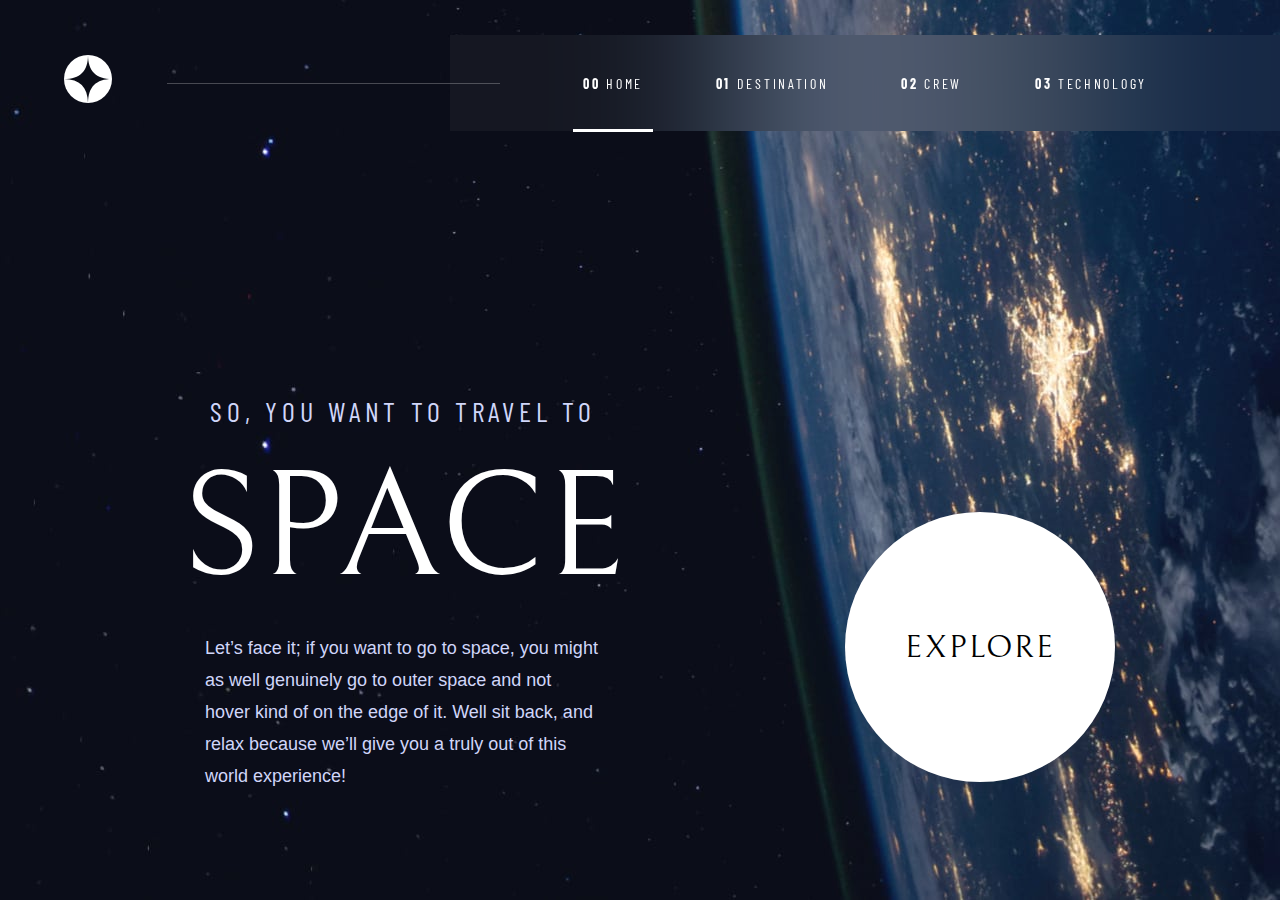
<file: index.html>
<!DOCTYPE html>
<html lang="en">
  <head>
    <meta charset="UTF-8" />
    <meta name="viewport" content="width=device-width, initial-scale=1.0" />

    <link
      rel="icon"
      type="image/png"
      sizes="32x32"
      href="./assets/shared/logo.svg"
    />

    <link rel="stylesheet" href="./css/reset.css" />
    <link rel="stylesheet" href="./css/home.css" />
    <link rel="stylesheet" href="./css/menu.css" />

    <title>Space tourism</title>
  </head>
  <body>
    <header>
      <figure class="icon">
        <a href="#">
          <img src="./assets/shared/logo.svg" alt="#" />
        </a>
      </figure>
      <div class="hamburguer-button">
        <div class="one"></div>
        <div class="two"></div>
        <div class="three"></div>
      </div>
      <div class="line"></div>
      <nav id="menu" class="menu-desktop">
        </figure>
        <ul>
          <div class="line2"></div>
          <li>
            <a class="active" href=""><span>00</span> Home</a>
          </li>
          <li>
            <a href="./html/destination.html"><span>01</span> Destination</a>
          </li>
          <li>
            <a href="./html/crew.html"><span>02</span> Crew</a>
          </li>
          <li>
            <a href="./html/technology.html"><span>03</span> Technology </a>
          </li>
        </ul>
      </nav>
    </header>
    <main>
      <div class="container">
        <div class="showcase">
          <h1>So, you want to travel to</h1>
          <h2>Space</h2>

          <div class="text">
            <p>
              Let’s face it; if you want to go to space, you might as well
              genuinely go to outer space and not hover kind of on the edge of
              it. Well sit back, and relax because we’ll give you a truly out of
              this world experience!
            </p>
          </div>
        </div>
        <div class="circle-box">
          <a href="./html/destination.html" class="circle">
            <span>Explore</span>
          </a>
        </div>
      </div>
    </main>
    <script src="./js/menu.js"></script>
  </body>
</html>
</file>
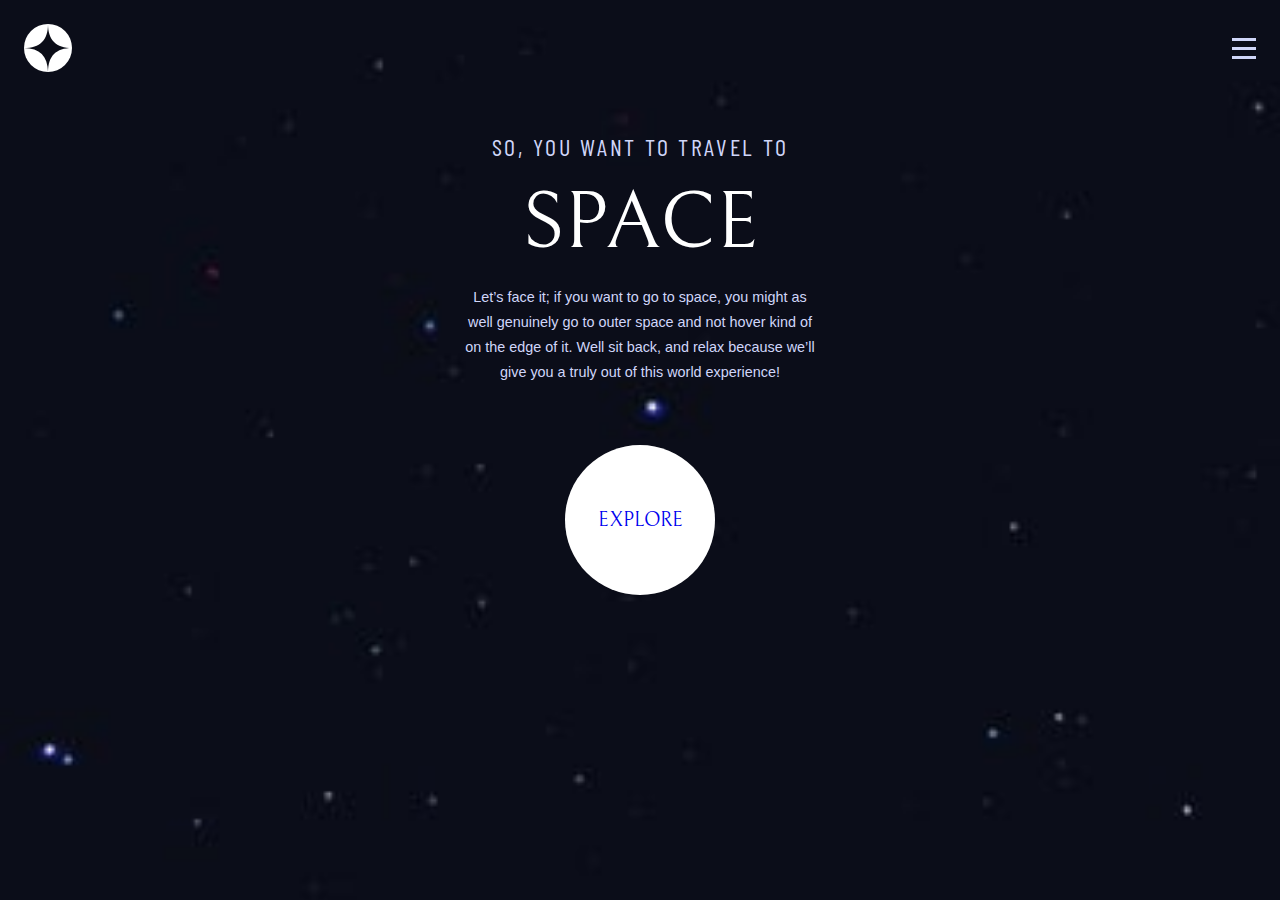
<file: code/index.html>
<!DOCTYPE html>
<html lang="en">
  <head>
    <meta charset="UTF-8" />
    <meta name="viewport" content="width=device-width, initial-scale=1.0" />

    <link
      rel="icon"
      type="image/png"
      sizes="32x32"
      href="./assets/shared/logo.svg"
    />
    <link rel="stylesheet" href="home.css" />
    <link rel="stylesheet" href="menu/menu.css" />
    <link rel="stylesheet" href="./reset/reset.css" />

    <title>Space tourism</title>
  </head>
  <body>
    <header>
      <figure class="icon">
        <a href="#">
          <img src="./assets/shared/logo.svg" alt="#" />
        </a>
      </figure>
      <figure id="hamburguer-button">
        <img src="./assets/shared/icon-hamburger.svg" alt="#" />
      </figure>
      <nav id="menu">
        <figure class="close">
          <img src="./assets/shared/icon-close.svg" alt="#" />
        </figure>
        <ul>
          <li>
            <a href=""><span>00</span> Home</a>
          </li>
          <li>
            <a href="./destination/destination.html"
              ><span>01</span> Destination</a
            >
          </li>
          <li>
            <a href="./crew/crew.html"><span>02</span> Crew</a>
          </li>
          <li>
            <a href="./technology/technology.html"
              ><span>03</span> Technology
            </a>
          </li>
        </ul>
      </nav>
    </header>
    <main>
      <h1>So, you want to travel to</h1>
      <h2>Space</h2>
      <div class="text">
        <p>
          Let’s face it; if you want to go to space, you might as well genuinely
          go to outer space and not hover kind of on the edge of it. Well sit
          back, and relax because we’ll give you a truly out of this world
          experience!
        </p>
      </div>
      <a href="./destination/destination.html" class="circle">
        <span>Explore</span>
      </a>
    </main>
    <script src="menu/menu.js"></script>
  </body>
</html>
</file>
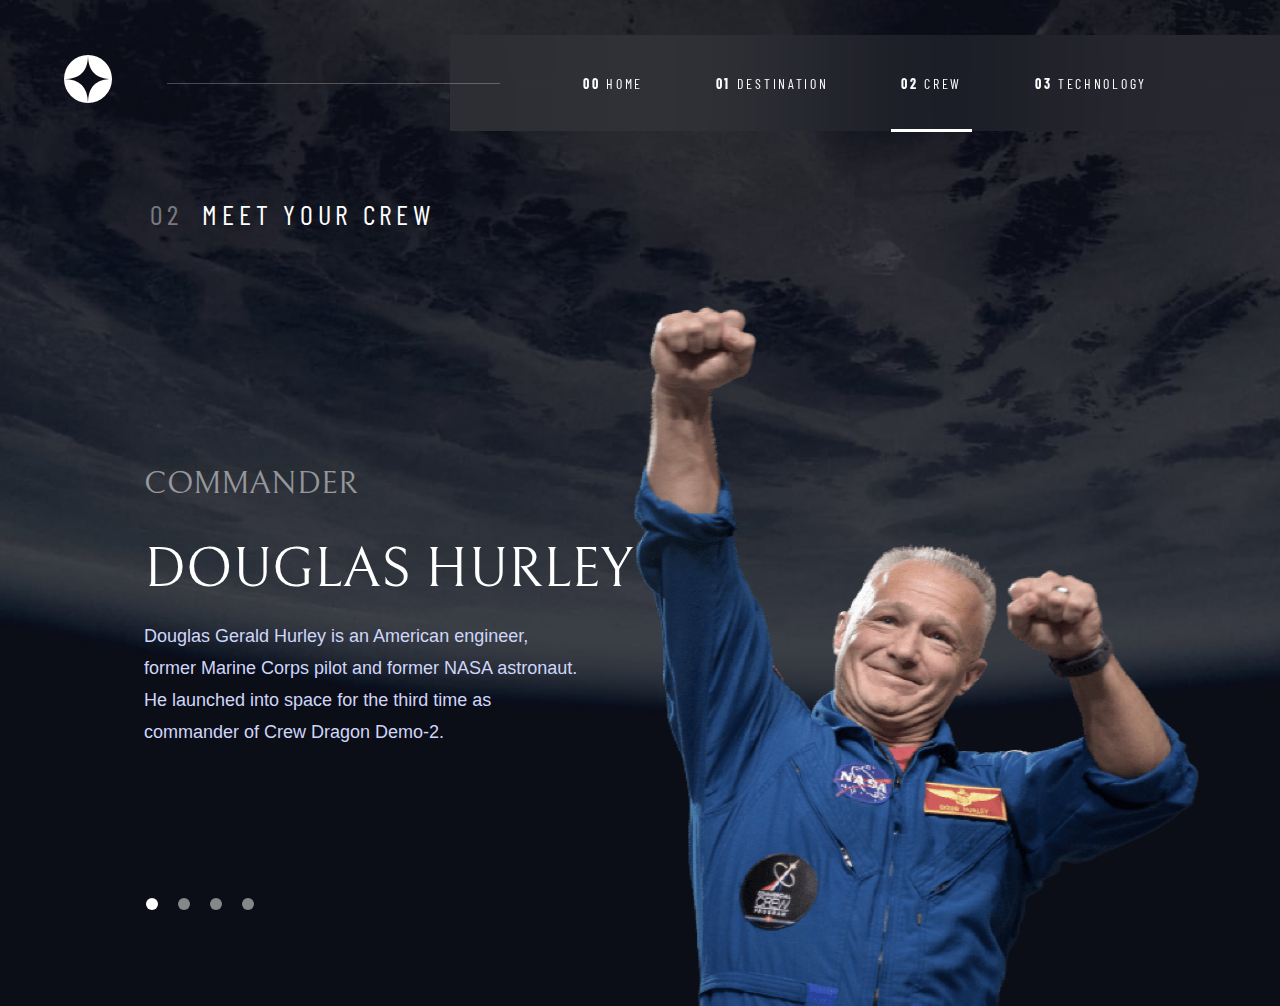
<file: html/crew.html>
<!DOCTYPE html>
<html lang="en">
  <head>
    <meta charset="UTF-8" />
    <meta name="viewport" content="width=device-width, initial-scale=1.0" />

    <link
      rel="icon"
      type="image/png"
      sizes="32x32"
      href="../assets/shared/logo.svg"
    />

    <link rel="stylesheet" href="../css/menu.css" />
    <link rel="stylesheet" href="../css/reset.css" />
    <link rel="stylesheet" href="../css/default.css" />
    <link rel="stylesheet" href="../css/crew.css" />

    <title>Space tourism | Crew</title>
  </head>
  <body>
    <header>
      <figure class="icon">
        <a href="#">
          <img src="../assets/shared/logo.svg" alt="#" />
        </a>
      </figure>
      <div class="hamburguer-button">
        <div class="one"></div>
        <div class="two"></div>
        <div class="three"></div>
      </div>
      <div class="line"></div>
      <nav id="menu" class="menu-desktop">
        </figure>
        <ul>
          <div class="line2"></div>
          <li>
            <a href="../index.html"><span>00</span> Home</a>
          </li>
          <li>
            <a href="../html/destination.html"><span>01</span> Destination</a>
          </li>
          <li>
            <a class="active" href="#"><span>02</span> Crew</a>
          </li>
          <li>
            <a href="../html/technology.html"><span>03</span> Technology </a>
          </li>
        </ul>
      </nav>
    </header>
    <main>
      <h1><span>02</span>meet your crew</h1>
      <div class="crew">
        <div class="img-container">
          <div class="img"></div>
        </div>
        <div class="desc-container">
          <div class="swap"></div>
          <div class="description"></div>
        </div>
      </div>
    </main>
    <script src="../js/menu.js"></script>
    <script src="../js/crew.js"></script>
  </body>
</html>
</file>
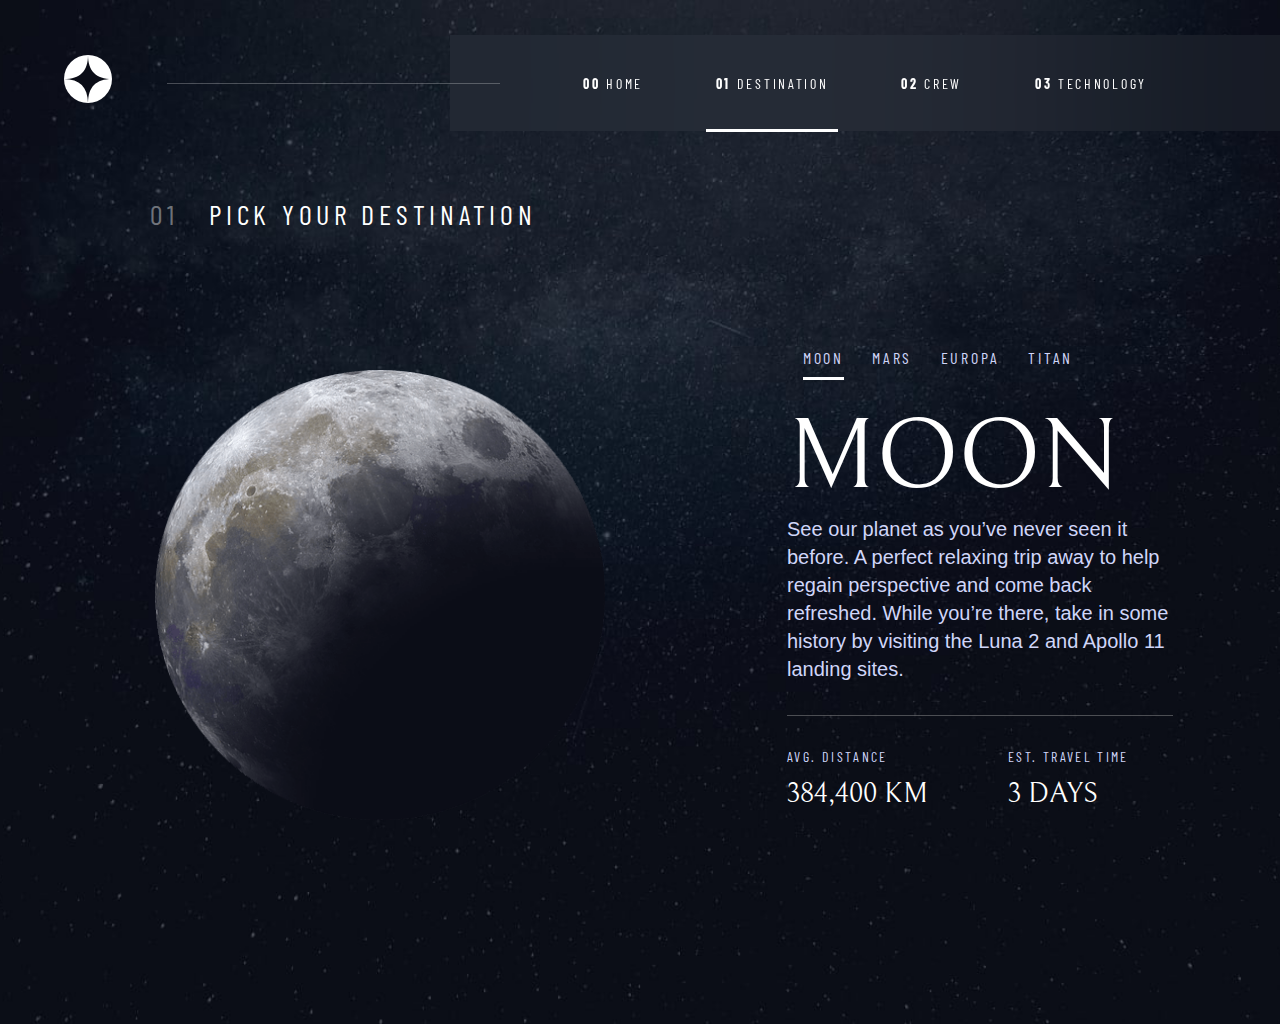
<file: html/destination.html>
<!DOCTYPE html>
<html lang="en">
  <head>
    <meta charset="UTF-8" />
    <meta name="viewport" content="width=device-width, initial-scale=1.0" />

    <link
      rel="icon"
      type="image/png"
      sizes="32x32"
      href="../assets/shared/logo.svg"
    />

    <link rel="stylesheet" href="../css/menu.css" />
    <link rel="stylesheet" href="../css/reset.css" />
    <link rel="stylesheet" href="../css/default.css" />
    <link rel="stylesheet" href="../css/destination.css" />

    <title>Space tourism | Destination</title>
  </head>
  <body>
    <header>
      <figure class="icon">
        <a href="#">
          <img src="../assets/shared/logo.svg" alt="#" />
        </a>
      </figure>
      <div class="hamburguer-button">
        <div class="one"></div>
        <div class="two"></div>
        <div class="three"></div>
      </div>
      <div class="line"></div>
      <nav id="menu" class="menu-desktop">
        </figure>
        <ul>
          <div class="line2"></div>
        <ul>
          <li>
            <a href="../index.html"><span>00</span> Home</a>
          </li>
          <li>
            <a class="active" href="#"><span>01</span> Destination</a>
          </li>
          <li>
            <a href="../html/crew.html"><span>02</span> Crew</a>
          </li>
          <li>
            <a href="../html/technology.html"><span>03</span> Technology </a>
          </li>
        </ul>
      </nav>
    </header>
    <main>
      <h1><span>01</span> Pick your destination</h1>
      <div class="destination-container">
        <div class="img"></div>
        <div class="info">
          <div class="destinations"></div>
          <div class="name"></div>
          <div class="description"></div>
          <div class="distance"></div>
        </div>
      </div>
    </main>
    <script src="../js/menu.js"></script>
    <script src="../js/destination.js"></script>
  </body>
</html>
</file>
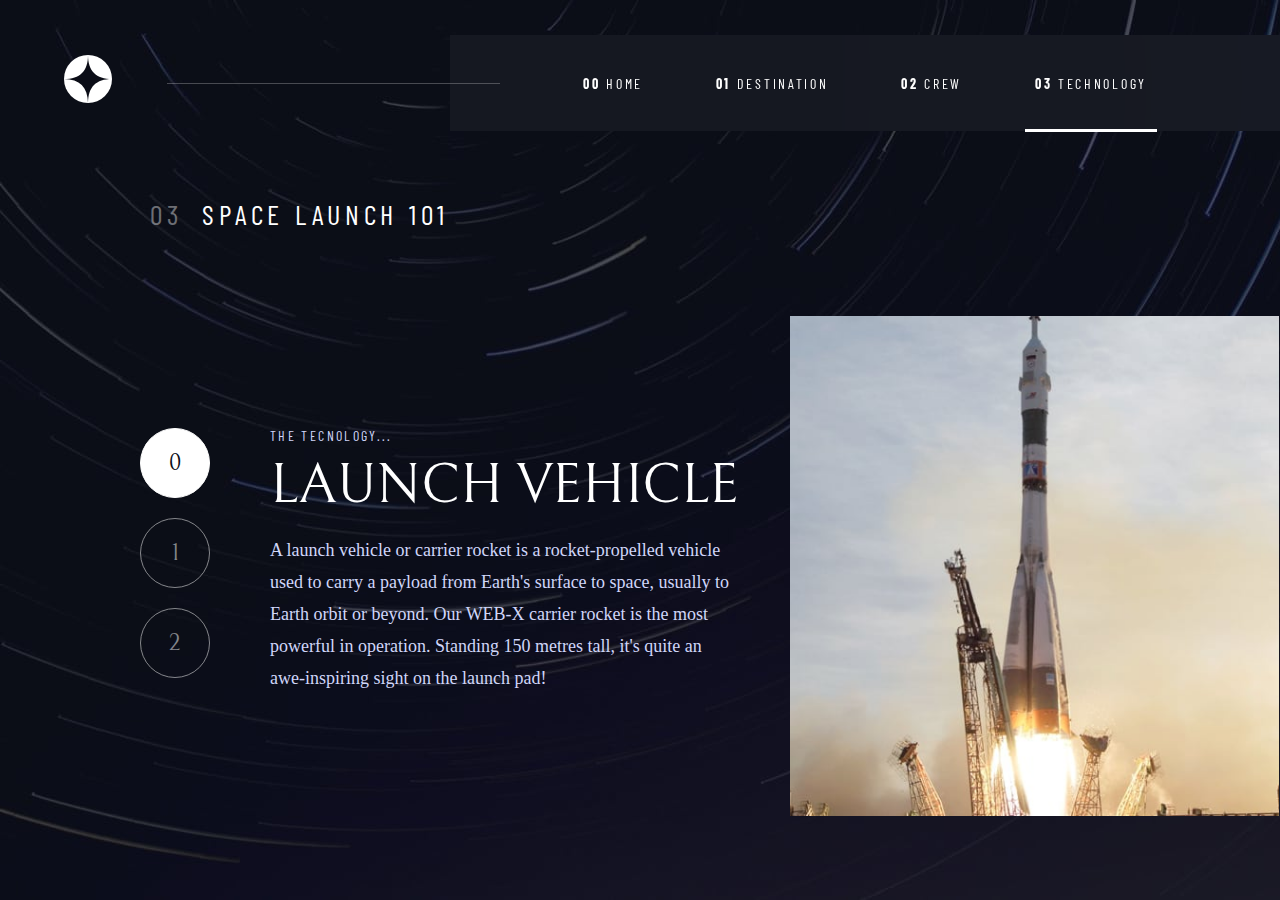
<file: html/technology.html>
<!DOCTYPE html>
<html lang="en">
  <head>
    <meta charset="UTF-8" />
    <meta name="viewport" content="width=device-width, initial-scale=1.0" />

    <link
      rel="icon"
      type="image/png"
      sizes="32x32"
      href="../assets/shared/logo.svg"
    />

    <link rel="stylesheet" href="../css/reset.css" />
    <link rel="stylesheet" href="../css/menu.css" />
    <link rel="stylesheet" href="../css/default.css" />
    <link rel="stylesheet" href="../css/technology.css" />

    <title>Space tourism | Technology</title>
  </head>
  <body>
    <header>
      <figure class="icon">
        <a href="#">
          <img src="../assets/shared/logo.svg" alt="#" />
        </a>
      </figure>
      <div class="hamburguer-button">
        <div class="one"></div>
        <div class="two"></div>
        <div class="three"></div>
      </div>
      <div class="line"></div>
      <nav id="menu" class="menu-desktop">
        </figure>
        <ul>
          <div class="line2"></div>
          <li>
            <a href="../index.html"><span>00</span> Home</a>
          </li>
          <li>
            <a href="../html/destination.html"><span>01</span> Destination</a>
          </li>
          <li>
            <a href="../html/crew.html"><span>02</span> Crew</a>
          </li>
          <li>
            <a class="active" href="#"><span>03</span> Technology </a>
          </li>
        </ul>
      </nav>
    </header>
    <main>
      <h1><span>03</span>space launch 101</h1>
      <div class="technology-container">
        <div class="img"></div>
        <div class="desc-container">
          <div class="swap"></div>
          <div class="description"></div>
        </div>
      </div>
    </main>
    <script src="../js/menu.js"></script>
    <script src="../js/technology.js"></script>
  </body>
</html>
</file>
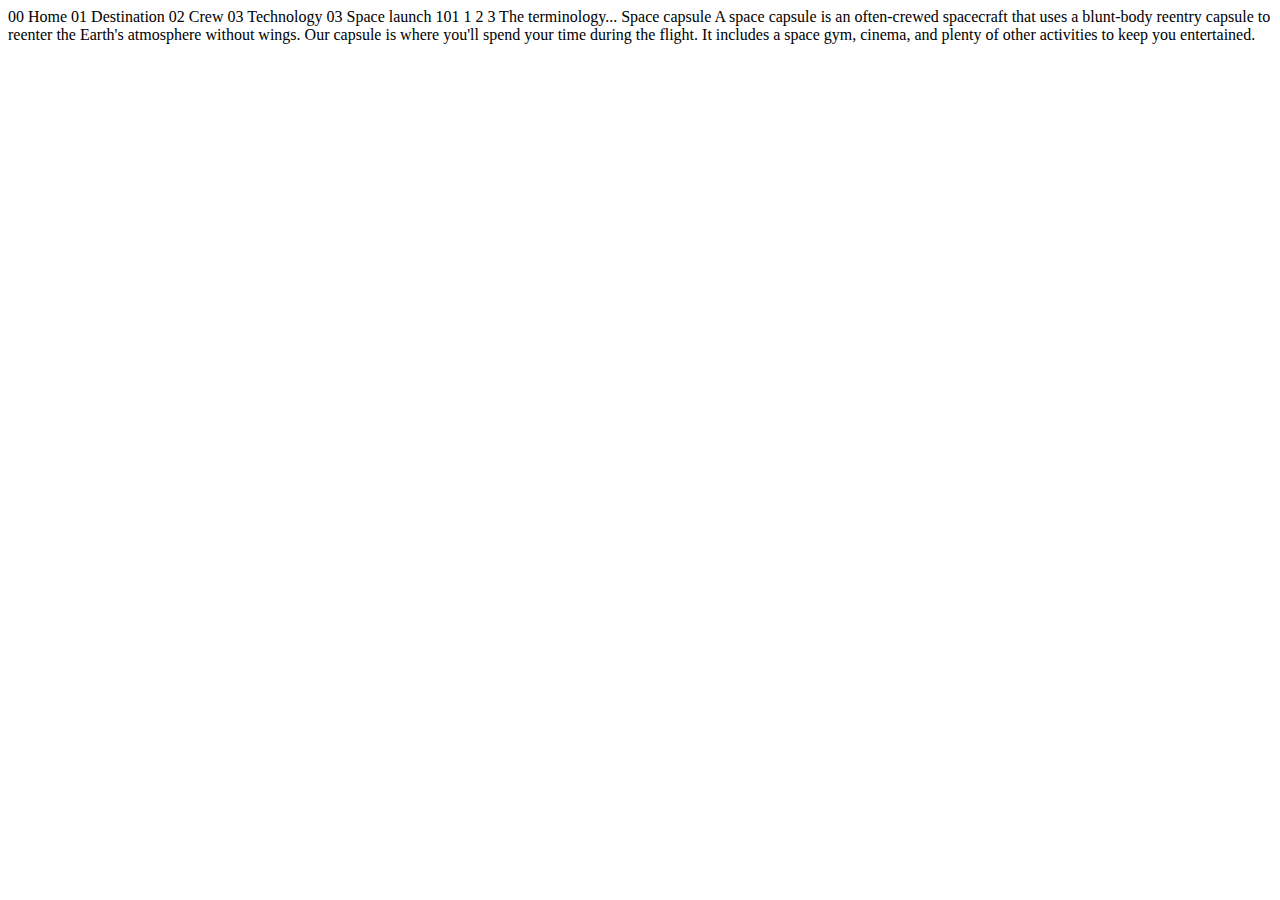
<file: code/technology/technology.html>
<!DOCTYPE html>
<html lang="en">
  <head>
    <meta charset="UTF-8" />
    <meta name="viewport" content="width=device-width, initial-scale=1.0" />

    <link
      rel="icon"
      type="image/png"
      sizes="32x32"
      href="./assets/favicon-32x32.png"
    />

    <title>Space tourism | Technology</title>
  </head>
  <body>
    00 Home 01 Destination 02 Crew 03 Technology 03 Space launch 101 1 2 3 The
    terminology... Space capsule A space capsule is an often-crewed spacecraft
    that uses a blunt-body reentry capsule to reenter the Earth's atmosphere
    without wings. Our capsule is where you'll spend your time during the
    flight. It includes a space gym, cinema, and plenty of other activities to
    keep you entertained.
  </body>
</html>
</file>
<file: css/home.css>
@import url('https://fonts.googleapis.com/css2?family=Barlow+Condensed&family=Bellefair&family=Rubik:wght@300;400;500&display=swap');

:root {
  --subtitle-color: #fff;
  --text-color: #d0d6f9;
}

body {
  max-width: 100%;
  min-height: 100vh;
  background: url('../assets/home/background-home-mobile.jpg');
  background-size: cover;
  background-position: center;
}

h1 {
  font: 400 1rem 'Barlow Condensed', sans-serif;
  text-transform: uppercase;
  text-align: center;
  color: var(--text-color);
  letter-spacing: 2.7px;
  margin-top: 32px;
}

h2 {
  font: 400 5rem 'Bellefair', sans-serif;
  text-transform: uppercase;
  color: var(--subtitle-color);
  text-align: center;
  margin: 16px;
}

.text {
  margin: 0 auto;
  max-width: 444px;
  margin-bottom: 60px;
}

p {
  font: 400 0.9rem 'Barlow', sans-serif;
  color: var(--text-color);
  line-height: 25px;
  text-align: center;
  margin: 16px 24px;
}

.circle {
  position: relative;
  background: #fff;
  width: 150px;
  height: 150px;
  border-radius: 50%;
  margin: 40px auto;
  display: flex;
  align-items: center;
  justify-content: center;
  cursor: pointer;
}

.circle::before {
  content: '';
  position: absolute;
  width: 100%;
  height: 100%;
  background: #97979736;
  border-radius: 50%;
  z-index: -1;
  transition: 1s;
}
.circle:hover::before {
  transform: scale(1.7, 1.7);
}

.circle span {
  font: 400 1.25rem 'Bellefair', sans-serif;
  color: #000;
  text-transform: uppercase;
}

@media (min-width: 500px) {
  body {
    max-width: 100%;
    min-height: 100vh;
    background: url('../assets/home/background-home-tablet.jpg') no-repeat;
    background-size: cover;
    background-position: center;
  }

  main {
    margin-top: 106px;
  }

  h1 {
    font-size: 1.25rem;
  }

  h2 {
    font-size: 9.375rem;
  }

  p {
    font-size: 1rem;
  }

  .circle {
    width: 200px;
    height: 200px;
    margin-bottom: 24px;
  }

  .circle:hover::before {
    transform: scale(1.5, 1.5);
  }
}

@media (min-width: 1000px) {
  body {
    min-width: 100vw;
    min-height: 100vh;
    background: url('../assets/home/background-home-desktop.jpg') no-repeat;
    background-size: cover;
    background-position: center;
  }

  main {
    margin-top: 200px;
  }

  h1 {
    font-size: 1.75rem;
    letter-spacing: 4.725px;
    line-height: 34px;
  }

  p {
    font-size: 1.125rem;
    line-height: 32px;
    text-align: left;
  }

  .container {
    display: flex;
    align-items: flex-end;
    justify-content: space-between;
    margin-bottom: 50px;
    padding: 0 50px;
    transition: 0.3s;
  }

  .circle {
    width: 270px;
    height: 270px;
    margin-left: auto;
    margin-bottom: 70px;
  }

  .circle span {
    font-size: 2rem;
    letter-spacing: 2px;
  }
}

@media (min-width: 1200px) {
  body {
    min-width: 100vw;
    min-height: 100vh;
    background: url('../assets/home/background-home-desktop.jpg') no-repeat;
    background-size: cover;
    background-position: center;
  }

  .container {
    display: flex;
    align-items: flex-end;
    justify-content: space-between;
    margin-bottom: 50px;
    padding: 0 165px;
    transition: 0.3s;
  }
}
</file>
<file: css/menu.css>
:root {
  --subtitle-color: #fff;
  --text-color: #d0d6f9;
}

header {
  display: flex;
  align-items: center;
  justify-content: space-between;
  padding: 24px;
  transition: 0.2s;
  overflow-x: hidden;
}

.line,
.line2 {
  display: none;
}

.hamburguer-button {
  position: absolute;
  display: flex;
  flex-direction: column;
  justify-content: space-between;
  right: 30px;
  z-index: 10;
  cursor: pointer;
  width: 35px;
  height: 25px;
}

.one,
.two,
.three {
  width: 100%;
  height: 3px;
  background-color: #fff;
  transition: ease 0.4s;
}

.on .one {
  position: absolute;
  transform: rotate(45deg);
  top: 10px;
}

.on .two {
  opacity: 0;
}

.on .three {
  position: absolute;
  transform: rotate(-45deg);
  top: 10px;
}

nav {
  display: none;
}
.open-menu {
  display: block;
  position: absolute;
  top: 0;
  right: 0;
  bottom: 0;
  background: rgba(255, 255, 255, 0.04);
  backdrop-filter: blur(81.5485px);
  padding-right: 95px;
  padding-left: 32px;
  z-index: 9;
  animation: anim 1s;
  transition: 1s;
}

#menu ul {
  margin-top: 118px;
  width: 100%;
}

#menu ul li {
  margin-bottom: 32px;
  font: 400 1rem 'Barlow Condensed', sans-serif;
  text-transform: uppercase;
  display: flex;
  flex-wrap: nowrap;
}

#menu ul li a {
  color: var(--subtitle-color);
  letter-spacing: 2.7px;
  padding: 8px;
}

#menu ul li span {
  font-weight: bold;
}

@media (min-width: 600px) {
  header .open-menu {
    display: none;
  }

  header .menu-desktop {
    position: absolute;
    top: 0;
    right: 0;
    display: flex;
    min-width: 450px;
    height: 96px;
    padding: 0 48px;
    background: rgba(255, 255, 255, 0.04);
    backdrop-filter: blur(81.5485px);
    z-index: 2;
    transition: 0.3s;
  }
  #menu ul {
    margin-top: 0;
    display: flex;
    align-items: center;
    justify-content: space-between;
  }

  #menu ul li {
    margin: 0;
    font-size: 0.875rem;
  }

  #menu ul li a {
    position: relative;
    padding: 40px 10px;
  }

  #menu ul li a::before {
    content: '';
    position: absolute;
    left: 0;
    bottom: 0;
    width: 100%;
    height: 3px;
  }

  #menu ul li a:hover::before {
    background-color: #fff;
    opacity: 0.5;
  }

  #menu ul .active {
    position: relative;
  }

  #menu ul .active::after {
    content: '';
    position: absolute;
    left: 0;
    bottom: 0;
    width: 100%;
    height: 3px;
    background-color: #fff;
  }

  #menu ul li a span {
    display: none;
  }
  .close {
    display: none;
  }

  .hamburguer-button {
    display: none;
  }
}

@media (min-width: 1000px) {
  header {
    position: relative;
    padding: 55px 64px;

    transition: 0.3s;
  }

  .line {
    display: block;
    position: absolute;
    top: 83px;
    left: 167px;
    width: 1900px;
    height: 1px;
    background-color: #fff;
    opacity: 0.25;
    z-index: 1;
    transition: 1s;
    animation: anim 1s;
  }

  @keyframes anim {
    0% {
      left: 1000px;
    }
    100% {
      left: 167px;
    }
  }

  .line2 {
    display: block;
    position: absolute;
    left: 0;
    width: 50px;
    height: 1px;
    background-color: #fff;
    opacity: 0.25;
    z-index: 999;
    animation: anim2 1s;
  }

  @keyframes anim2 {
    0% {
      width: 0;
    }
    100% {
      width: 50px;
    }
  }

  header .menu-desktop {
    top: 35px;
    right: 0;
    padding: 0 123px;
    width: 630px;
    transition: 0.3s;
  }
}

@media (min-width: 1200px) {
  header .menu-desktop {
    width: 830px;
    transition: 0.3s;
  }

  #menu ul li a span {
    display: inline;
    transition: 0.5s;
  }
}
</file>
<file: code/home.css>
@import url('https://fonts.googleapis.com/css2?family=Barlow+Condensed&family=Bellefair&family=Rubik:wght@300;400;500&display=swap');

:root {
  --subtitle-color: #fff;
  --text-color: #d0d6f9;
}

body {
  width: 100%;
  min-height: 100vh;
  background: url('./assets/home/background-home-mobile.jpg');
  background-size: cover;
}

h1 {
  font: 400 1.5rem 'Barlow Condensed', sans-serif;
  text-transform: uppercase;
  text-align: center;
  color: var(--text-color);
  letter-spacing: 2.7px;
  margin-top: 32px;
}

h2 {
  font: 400 5rem 'Bellefair', sans-serif;
  text-transform: uppercase;
  color: var(--subtitle-color);
  text-align: center;
  margin: 16px;
}

.text {
  margin: 0 auto;
  max-width: 400px;
  margin-bottom: 60px;
}

p {
  font: 400 0.9rem 'Barlow', sans-serif;
  color: var(--text-color);
  line-height: 25px;
  text-align: center;
  margin: 16px 24px;
}

.circle {
  position: relative;
  background: #fff;
  width: 150px;
  height: 150px;
  border-radius: 50%;
  margin: 40px auto;
  display: flex;
  align-items: center;
  justify-content: center;
  cursor: pointer;
}

.circle::before {
  content: '';
  position: absolute;
  width: 100%;
  height: 100%;
  background: #97979736;
  border-radius: 50%;
  z-index: -1;
  transition: 1s;
}
.circle:hover::before {
  transform: scale(1.7, 1.7);
}

.circle span {
  font: 400 1.25rem 'Bellefair', sans-serif;
  text-transform: uppercase;
}
</file>
<file: code/menu/menu.css>
:root {
  --subtitle-color: #fff;
  --text-color: #d0d6f9;
}

header {
  display: flex;
  align-items: center;
  justify-content: space-between;
  padding: 24px;
}
#hamburguer-button {
  cursor: pointer;
}

.close {
  position: absolute;
  top: 32px;
  right: 24px;
}

header #menu {
  display: none;
  position: absolute;
  top: 0;
  right: 0;
  height: 100vh;
  backdrop-filter: blur(50px);
  color: #979797;
  padding: 24px;
  z-index: 9999;
  animation: anim 1s;
  transition: 1s;
}

#menu ul {
  margin-top: 90px;
}

#menu ul li {
  margin-bottom: 32px;
  font: 400 1rem 'Barlow Condensed', sans-serif;
  text-transform: uppercase;
  display: flex;
  flex-wrap: nowrap;
}
#menu ul li span {
  font-weight: bold;
}

#menu ul li a {
  color: var(--subtitle-color);
  letter-spacing: 2.7px;
  padding: 8px;
}
</file>
<file: css/default.css>
@import url('https://fonts.googleapis.com/css2?family=Barlow+Condensed&family=Bellefair&family=Rubik:wght@300;400;500&display=swap');

:root {
  --subtitle-color: #fff;
  --text-color: #d0d6f9;
}

body {
  max-width: 100%;
  min-height: 100vh;
}

main {
  text-align: center;
  overflow-x: hidden;
}
h1 {
  font: 400 1.1875rem 'Barlow Condensed', sans-serif;
  color: var(--subtitle-color);
  letter-spacing: 2.7px;
  text-transform: uppercase;
  margin: 24px auto;
  text-align: center;
}
h1 span {
  color: var(--subtitle-color);
  opacity: 0.4;
  margin-right: 20px;
}

@media (min-width: 500px) {
  h1 {
    margin-top: 40px;
    margin-left: 39px;
    text-align: left;
    font-size: 1.25rem;
    letter-spacing: 3.37px;
    line-height: 24px;
    transition: 0.5s;
  }
}

@media (min-width: 1000px) {
  h1 {
    font-size: 1.5rem;
    letter-spacing: 4px;
    margin-left: 80px;
    transition: 0.5s;
  }
}

@media (min-width: 1200px) {
  h1 {
    font-size: 1.75rem;
    letter-spacing: 4.725px;
    margin-left: 150px;
    margin-bottom: 90px;
    transition: 0.5s;
  }
}
</file>
<file: css/crew.css>
@import url('https://fonts.googleapis.com/css2?family=Barlow+Condensed&family=Bellefair&family=Rubik:wght@300;400;500&display=swap');

:root {
  --subtitle-color: #fff;
  --text-color: #d0d6f9;
}

body {
  background: url('../assets/crew/background-crew-mobile.jpg');
  background-size: cover;
  background-position: center;
}

.crew {
  display: flex;
  align-items: center;
  flex-direction: column;
  margin-top: 32px;
}

.img figure {
  position: relative;
  width: 327px;
  display: inline-block;
  align-items: center;
  border-image-slice: fill;
  align-items: center;
}

.img figure::before {
  position: absolute;
  content: '';
  left: 0;
  bottom: 2.5px;
  width: 100%;
  height: 1px;
  background-color: var(--subtitle-color);
  opacity: 0.5;
}

.img img {
  margin: 0 auto;
  max-width: 200px;
  height: 220px;
}

.swap {
  margin: 32px auto;
}

.swap a {
  margin-left: 16px;
  opacity: 0.5;
}

.swap a:hover {
  cursor: pointer;
  opacity: 0.7;
}

.swap .active {
  opacity: 1;
}

.description {
  margin: 0 24px;
  padding-bottom: 32px;
}

.description .role {
  margin-bottom: 8px;
  font: 400 1rem 'Bellefair', sans-serif;
  text-transform: uppercase;
  line-height: 18px;
  color: var(--subtitle-color);
  opacity: 0.5;
}

.description .name {
  font: 400 1.5rem 'Bellefair', sans-serif;
  text-transform: uppercase;
  color: var(--subtitle-color);
  line-height: 28px;
  margin-bottom: 18px;
}

.description .bio {
  font: 0.9375rem 'Barlow', sans-serif;
  color: var(--text-color);
  line-height: 25px;
  width: 327px;
}

@media (min-width: 500px) {
  body {
    max-width: 100%;
    min-height: 100vh;
    background: url('../assets/crew/background-crew-tablet.jpg');
    background-size: cover;
    background-position: center;
  }

  .crew {
    flex-direction: column-reverse;
    width: 460px;
    margin: 60px auto;
  }

  .desc-container {
    display: flex;
    flex-direction: column-reverse;
  }

  .description .role {
    font-size: 1.5rem;
    line-height: 28px;
  }

  .description .name {
    font-size: 2.5rem;
    line-height: 46px;
  }

  .description .bio {
    font-size: 1rem;
    line-height: 28px;
    width: 458px;
    height: 84px;
  }

  .img figure {
    width: 456px;
    height: 570px;
  }

  .img img {
    min-width: 100%;
    height: 100%;
  }
  .img figure::before {
    display: none;
  }
}

@media (min-width: 1000px) {
  body {
    min-height: 100vh;
    background: url('../assets/crew/background-crew-desktop.jpg');
    background-size: cover;
    background-position: center;
  }
  main {
    position: relative;
  }

  .crew {
    flex-direction: row-reverse;
    align-items: flex-end;
    justify-content: flex-end;
    width: 100%;
    margin-left: 60px;
  }

  .description .role {
    text-align: left;
    font-size: 2rem;
    margin-bottom: 40px;
  }

  .description .name {
    text-align: left;
    font-size: 3.5rem;
    line-height: 64px;
  }

  .description .bio {
    width: 440px;
    text-align: left;
    font-size: 1.125rem;
    line-height: 32px;
  }

  .swap {
    margin-top: 160px;
    margin-left: 10px;
  }

  .desc-container {
    margin-top: 154px;
  }

  .img figure {
    position: absolute;
    bottom: 0;
    right: 20px;
    width: 500px;
    height: 600px;
  }
}

@media (min-width: 1200px) {
  .crew {
    margin-left: 120px;
  }
  .swap a {
    width: 18px;
    height: 18px;
  }
  .img figure {
    right: 80px;
    width: 568px;
    height: 700px;
  }
}
</file>
<file: css/destination.css>
@import url('https://fonts.googleapis.com/css2?family=Barlow+Condensed&family=Bellefair&family=Rubik:wght@300;400;500&display=swap');

:root {
  --subtitle-color: #fff;
  --text-color: #d0d6f9;
}

body {
  min-width: 100%;
  min-height: 100vh;
  background: url(../assets/destination/background-destination-mobile.jpg);
  background-size: cover;
  background-position: center;
  color: #fff;
}

.destination-container {
  display: flex;
  flex-direction: column;
  align-items: center;
  padding: 0 2rem;
  max-width: 100%;
}
.info {
  display: flex;
  flex-direction: column;
  align-items: center;
  padding: 0 2rem;
}

.img figure {
  width: 200px;
  height: 200px;
  margin: 32px auto;
}

.img img {
  width: 100%;
}

.destinations {
  display: flex;
  justify-content: space-between;
  margin: 32px 16px;
  width: 270px;
}

.dest {
  position: relative;
}

.destinations .dest::after {
  content: '';
  position: absolute;
  left: 0;
  bottom: -12px;
  width: 100%;
  height: 3px;
}

.destinations .dest:hover::after {
  background-color: #fff;
  opacity: 0.5;
}

.active-destination {
  position: relative;
}

.destinations .active a {
  color: var(--subtitle-color);
}

.active-destination::before {
  content: '';
  position: absolute;
  left: 0;
  bottom: -12px;
  width: 100%;
  height: 3px;
  background: var(--subtitle-color);
}

.destinations a {
  position: relative;
  color: var(--text-color);
  text-transform: uppercase;
  font: 400 0.875rem 'Barlow Condensed', sans-serif;
  letter-spacing: 2.3625px;
  cursor: pointer;
  padding-bottom: 5px;
}

.name h2 {
  font: 500 3.5rem 'Bellefair', sans-serif;
  text-transform: uppercase;
}

.description {
  padding-bottom: 32px;
  border-bottom: 1px solid #97979778;
  max-width: 573px;
}

.description p {
  font: 500 0.9375rem 'Barlow', sans-serif;
  line-height: 25px;
  color: var(--text-color);
}

.distance {
  margin: 32px 0;
}

.distance span {
  font: 400 0.875rem 'Barlow Condensed', sans-serif;
  text-transform: uppercase;
  letter-spacing: 2.3625px;
  color: var(--text-color);
}

.distance p {
  margin-top: 12px;
  margin-bottom: 32px;
  font: 400 1.75rem 'Bellefair', sans-serif;
  text-transform: uppercase;
}

@media (min-width: 500px) {
  body {
    min-width: 100%;
    min-height: 100vh;
    background: url('../assets/destination/background-destination-tablet.jpg');
    background-size: cover;
    background-position: center;
  }

  .img figure {
    width: 300px;
    height: 300px;
  }

  .destinations a {
    font-size: 1rem;
    letter-spacing: 2.7px;
  }

  .name h2 {
    font-size: 5rem;
  }

  .description p {
    font-size: 1rem;
    line-height: 28px;
  }

  .distance {
    display: flex;
    justify-content: space-around;
    width: 500px;
  }
}

@media (min-width: 1000px) {
  body {
    background: url(../assets/destination/background-destination-desktop.jpg);
    background-size: cover;
    background-position: center;
  }

  .destination-container {
    flex-direction: row;
    justify-content: space-around;
  }

  .info {
    align-items: flex-start;
    text-align: left;
    max-width: 450px;
  }

  .img figure {
    width: 400px;
    height: 400px;
    transition: 0.5s;
  }

  .distance {
    justify-content: flex-start;
  }

  .distance .dist {
    margin-left: 80px;
  }
}

@media (min-width: 1200px) {
  .destination-container {
    padding: 0 0 150px 80px;
  }

  .img figure {
    width: 450px;
    height: 450px;
    transition: 0.5s;
  }

  .name h2 {
    font-size: 6.25rem;
  }

  .description p {
    font-size: 1.25rem;
  }
}
</file>
<file: css/technology.css>
@import url('https://fonts.googleapis.com/css2?family=Barlow+Condensed&family=Bellefair&family=Rubik:wght@300;400;500&display=swap');

:root {
  --subtitle-color: #fff;
  --text-color: #d0d6f9;
}

body {
  background: url('../assets/technology/background-technology-mobile.jpg');
  background-size: cover;
  background-position: center;
  color: #fff;
}

.desc-container {
  display: flex;
  flex-direction: column;
  align-items: center;
}

.img .mobile {
  display: block;
  margin: 34px auto;
}

.img .desktop {
  display: none;
}

.img img {
  max-width: 500px;
  min-height: 170px;
}

.swap {
  margin-bottom: 26px;
  display: flex;
}

.swap-style {
  display: flex;
  align-items: center;
  justify-content: center;
  width: 40px;
  height: 40px;
  margin-left: 20px;
  border: 1px solid;
  color: #fff;
  opacity: 0.5;
  border-radius: 50%;
  cursor: pointer;
}

.swap-style:hover {
  opacity: 1;
}

.active-swap {
  background: #fff;
  opacity: 1;
}

.swap-style a {
  font: 500 1rem 'Bellefair', sans-serif;
  color: var(--subtitle-color);
}

.active-swap a {
  color: #0b0d17;
}

.description {
  width: 327px;
  margin-bottom: 32px;
}

.description h2 {
  font: 400 0.875rem 'Barlow Condensed', sans-serif;
  color: var(--text-color);
  text-transform: uppercase;
  letter-spacing: 2.36px;
  margin-top: 20px;
  margin-bottom: 10px;
}

.name {
  font: 400 1.5rem 'Bellefair', sans-serif;
  text-transform: uppercase;
  margin-bottom: 16px;
  color: var(--subtitle-color);
}

.desc {
  font: 400 0.9375 'Barlow', sans-serif;
  color: var(--text-color);
  line-height: 25px;
  font-style: normal;
}

@media (min-width: 500px) {
  body {
    max-width: 100%;
    min-height: 100vh;
    background: url('../assets/technology/background-technology-tablet.jpg');
    background-size: cover;
    background-position: center;
  }
  .img img {
    min-width: 100vw;
    height: 100%;
  }

  .swap-style {
    width: 60px;
    height: 60px;
  }

  .swap-style a {
    font-size: 1.5rem;
  }

  h2 {
    font-size: 1rem;
    letter-spacing: 2.7px;
    line-height: 19px;
  }

  .description {
    width: 458px;
  }

  .name {
    font-size: 2.5rem;
    line-height: 46px;
  }

  .desc {
    font-size: 1rem;
    line-height: 28px;
  }
}

@media (min-width: 1000px) {
  body {
    background: url('../assets//technology/background-technology-desktop.jpg');
    background-size: cover;
    background-position: center;
  }

  main {
    max-width: 100vw;
  }

  .technology-container {
    display: flex;
    flex-direction: row-reverse;
    justify-content: space-between;
  }

  .img .mobile {
    display: none;
  }

  .img .desktop {
    display: block;
    margin-right: 0;
    max-width: 400px;
    height: 400px;
  }

  .img img {
    min-width: 100%;
  }

  .desc-container {
    flex-direction: row;
    margin-left: 60px;
  }

  .swap {
    display: flex;
    flex-direction: column;
    justify-content: space-between;
    height: 250px;
    margin-right: 40px;
  }

  .description {
    width: 470px;
    text-align: left;
  }

  .name {
    font-size: 3.5rem;
    line-height: 64px;
  }

  .desc {
    font-size: 1.125rem;
    line-height: 32px;
  }
}

@media (min-width: 1200px) {
  .img .desktop {
    margin-right: 90px;
    width: 600px;
    height: 500px;
  }
  .desc-container {
    margin-left: 120px;
  }
  .swap {
    margin-right: 60px;
  }
  .swap-style {
    width: 70px;
    height: 70px;
  }
}
</file>
